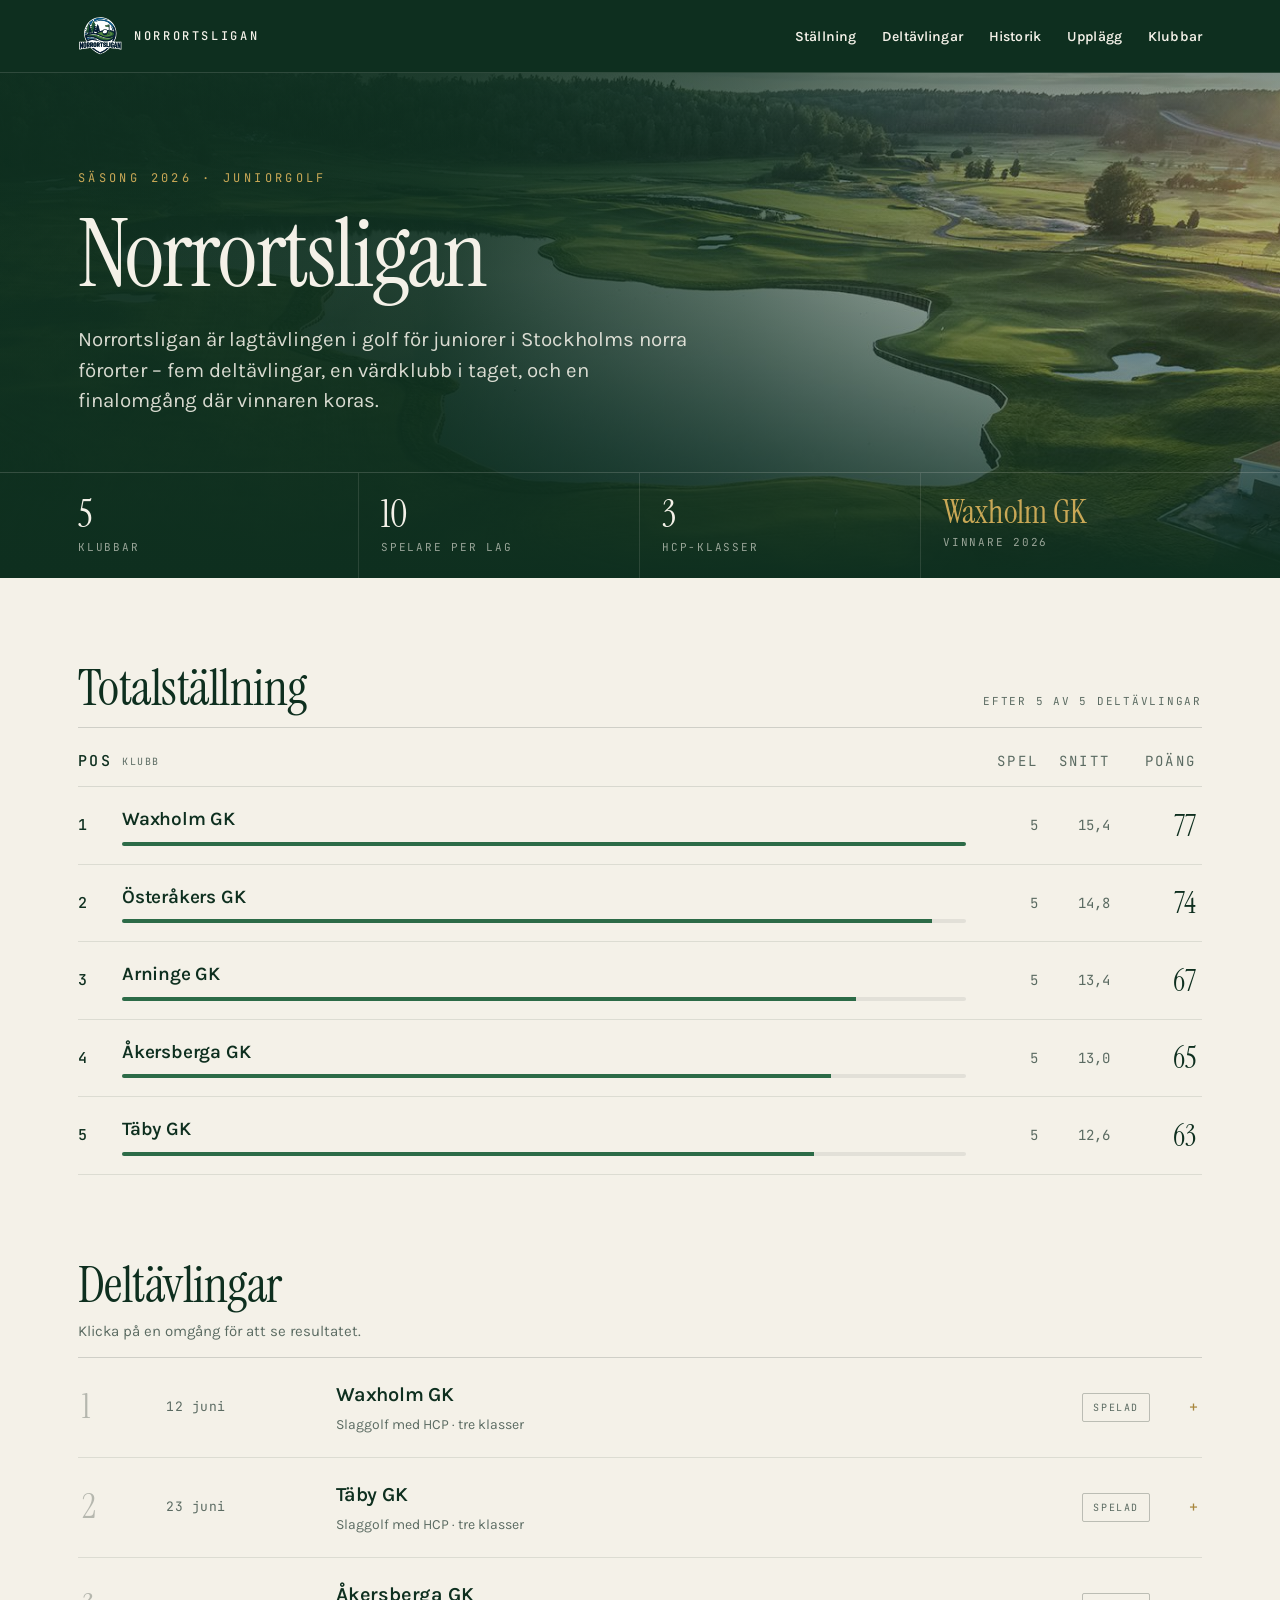
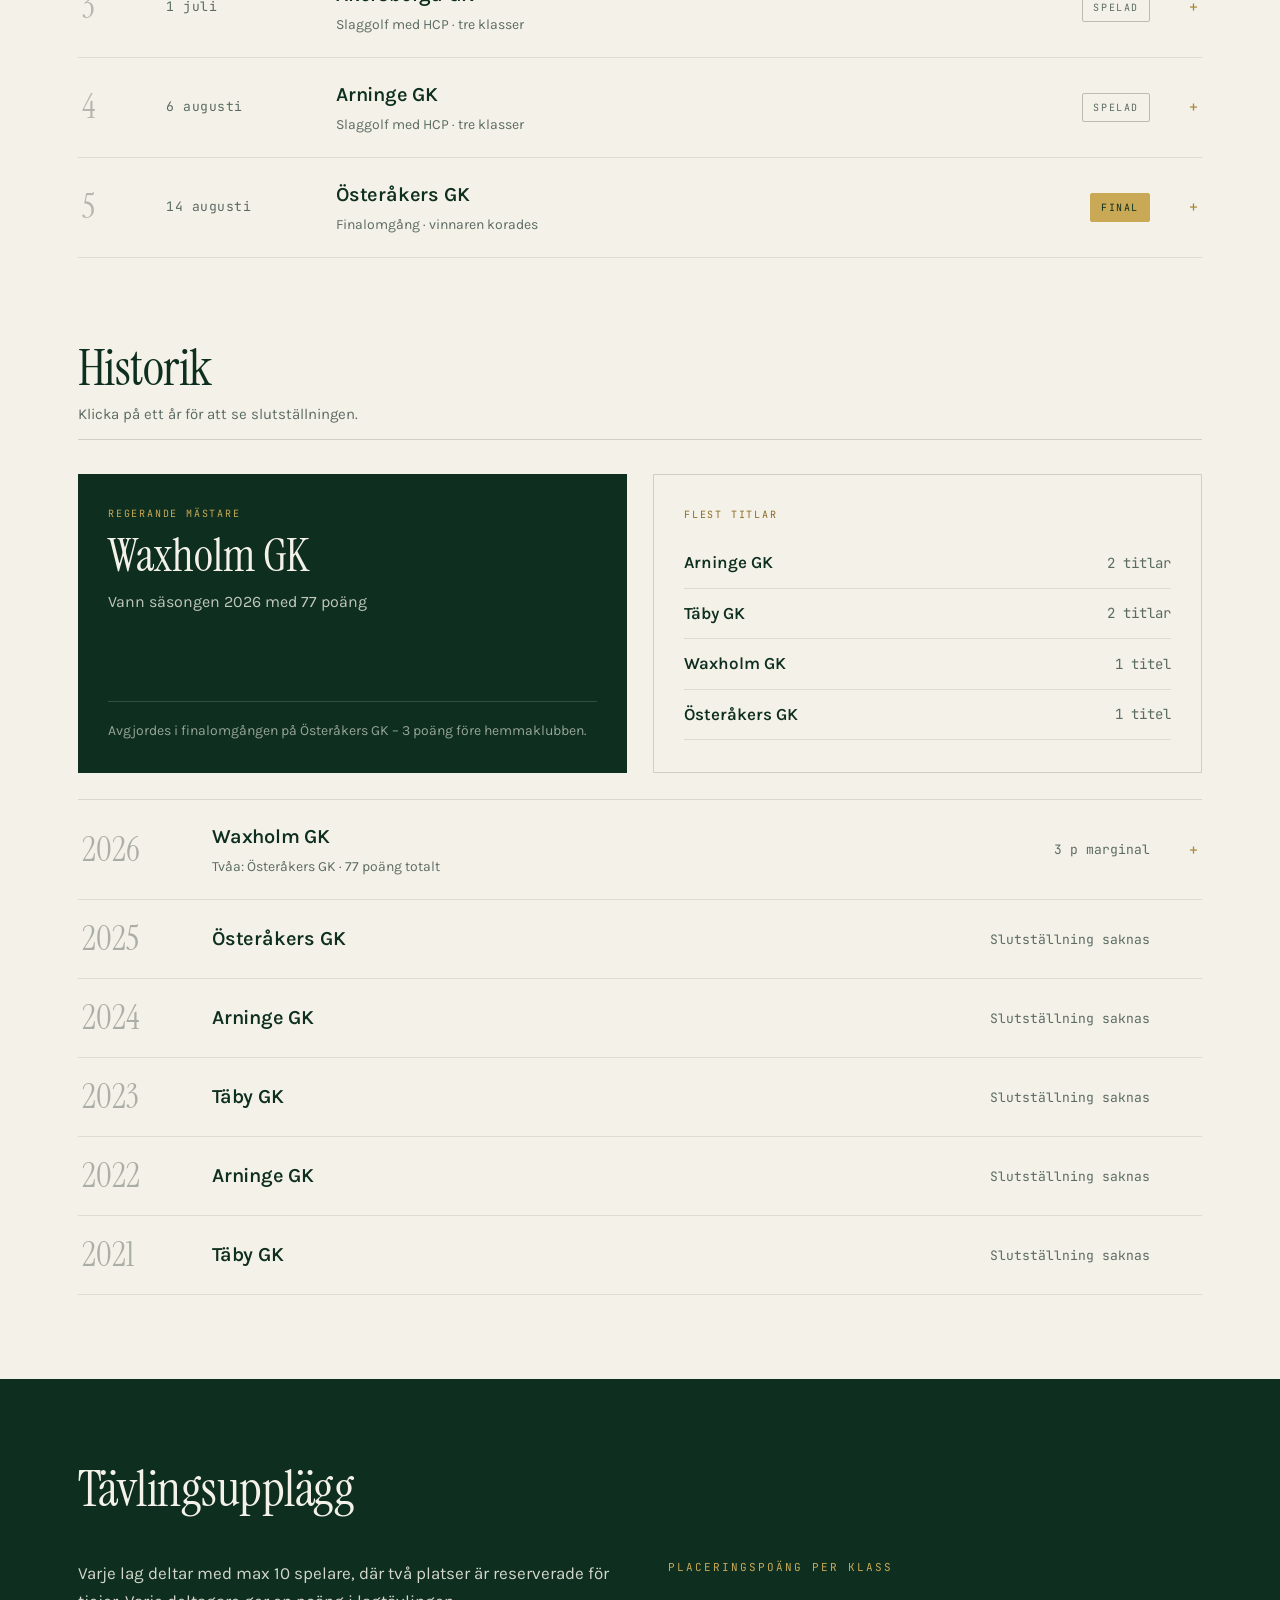
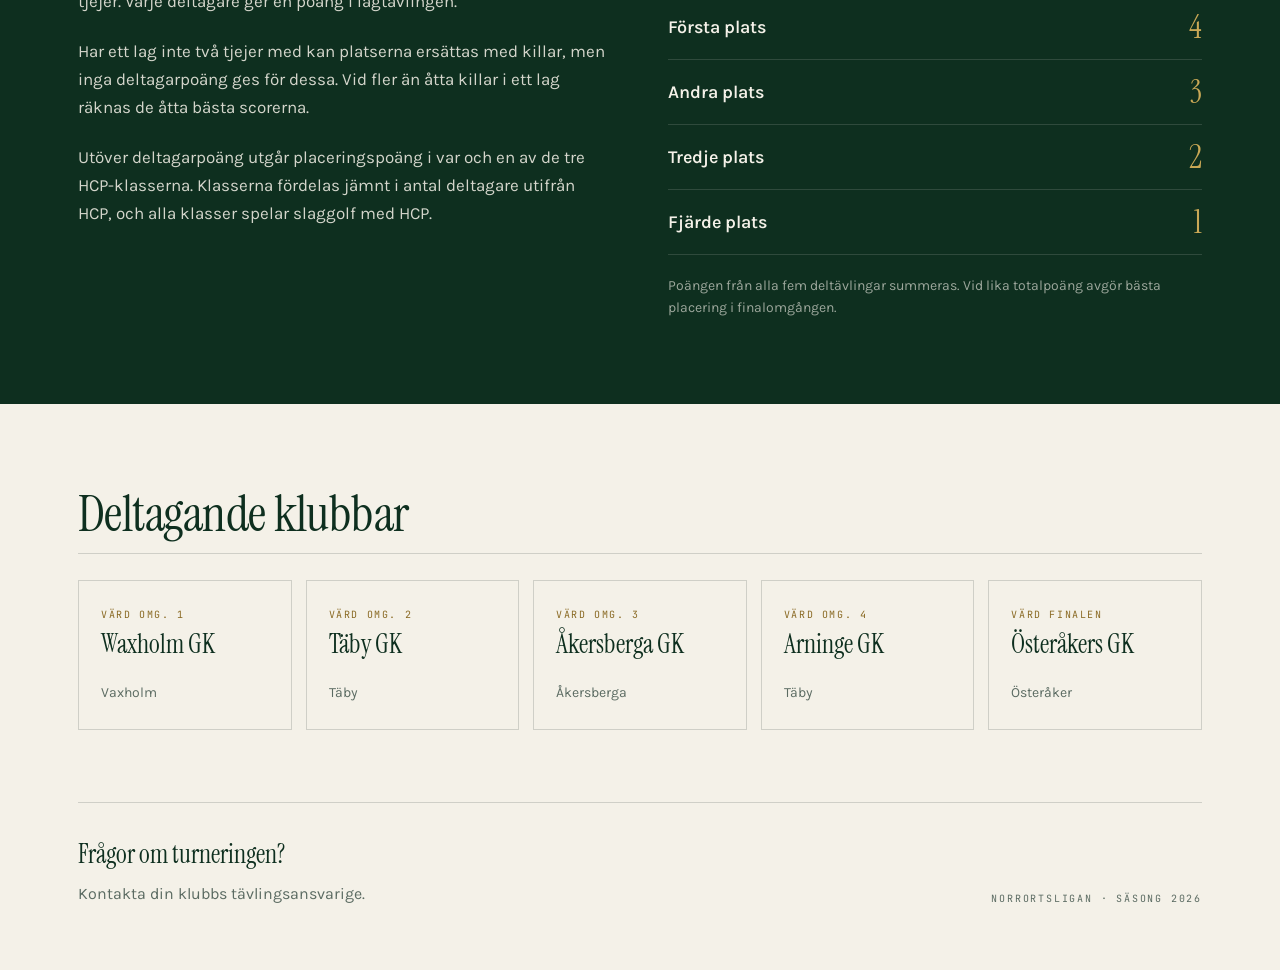
<file: index.html>
<!DOCTYPE html>
<html lang="sv">

<head>
    <meta charset="UTF-8">
    <meta name="viewport" content="width=device-width, initial-scale=1.0">
    <title>Norrortsligan – juniorgolf i norrort</title>
    <meta name="description"
        content="Norrortsligan är lagtävlingen i golf för juniorer i Stockholms norra förorter – fem deltävlingar, en värdklubb i taget, och en finalomgång där vinnaren koras.">
    <link rel="icon" type="image/png" href="logo-transparent.png">
    <link rel="preconnect" href="https://fonts.googleapis.com">
    <link rel="preconnect" href="https://fonts.gstatic.com" crossorigin>
    <link rel="stylesheet"
        href="https://fonts.googleapis.com/css2?family=Instrument+Serif:ital@0;1&family=Karla:wght@400;500;600;700&family=JetBrains+Mono:wght@400;500;700&display=swap">
    <link rel="stylesheet" href="styles.css">
</head>

<body>
    <a class="skip-link" href="#stallning">Hoppa till innehållet</a>

    <header class="site-header">
        <div class="header-inner">
            <a href="#topp" class="brand">
                <img src="logo-transparent.svg" alt="Norrortsligan" class="brand-logo">
                <span class="brand-name">Norrortsligan</span>
            </a>
            <button class="nav-toggle" id="nav-toggle" type="button" aria-expanded="false"
                aria-controls="site-nav" aria-label="Visa meny">
                <span class="nav-toggle-bars" aria-hidden="true"></span>
            </button>
            <nav class="site-nav" id="site-nav" aria-label="Sidnavigering">
                <a href="#stallning">Ställning</a>
                <a href="#deltavlingar">Deltävlingar</a>
                <a href="#historik">Historik</a>
                <a href="#upplagg">Upplägg</a>
                <a href="#klubbar">Klubbar</a>
            </nav>
        </div>
    </header>

    <main>
        <!-- Hero -->
        <section id="topp" class="hero">
            <div class="hero-photo">
                <img src="hero.jpg" alt="" aria-hidden="true">
            </div>
            <div class="hero-scrim-x" aria-hidden="true"></div>
            <div class="hero-scrim-y" aria-hidden="true"></div>

            <div class="hero-inner">
                <div class="hero-text">
                    <p class="hero-eyebrow">Säsong <span data-season>2026</span> · Juniorgolf</p>
                    <h1>Norrortsligan</h1>
                    <p class="hero-body">
                        Norrortsligan är lagtävlingen i golf för juniorer i Stockholms norra förorter –
                        fem deltävlingar, en värdklubb i taget, och en finalomgång där vinnaren koras.
                    </p>
                </div>
            </div>

            <div class="hero-stats-wrap">
                <div class="hero-stats" id="hero-stats"></div>
            </div>
        </section>

        <!-- Totalställning -->
        <section id="stallning" class="section">
            <div class="section-head section-head-split">
                <h2>Totalställning</h2>
                <p class="section-meta" id="standings-meta"></p>
            </div>

            <table class="standings">
                <caption class="visually-hidden">Totalställning i Norrortsligan</caption>
                <thead>
                    <tr>
                        <th scope="col" class="cell-pos">Pos</th>
                        <th scope="col">Klubb</th>
                        <th scope="col" class="cell-num col-played">Spel</th>
                        <th scope="col" class="cell-num col-avg">Snitt</th>
                        <th scope="col" class="cell-num">Poäng</th>
                    </tr>
                </thead>
                <tbody id="standings-body"></tbody>
            </table>
        </section>

        <!-- Deltävlingar -->
        <section id="deltavlingar" class="section">
            <div class="section-head">
                <h2>Deltävlingar</h2>
                <p class="section-sub">Klicka på en omgång för att se resultatet.</p>
            </div>
            <div class="accordion" id="rounds"></div>
        </section>

        <!-- Historik -->
        <section id="historik" class="section">
            <div class="section-head">
                <h2>Historik</h2>
                <p class="section-sub">Klicka på ett år för att se slutställningen.</p>
            </div>
            <div class="history-cards" id="history-cards"></div>
            <div class="accordion accordion-top" id="history-years"></div>
        </section>

        <!-- Tävlingsupplägg -->
        <section id="upplagg" class="format">
            <div class="format-inner">
                <h2>Tävlingsupplägg</h2>
                <div class="format-grid">
                    <div class="format-text">
                        <p>Varje lag deltar med max 10 spelare, där två platser är reserverade för tjejer.
                            Varje deltagare ger en poäng i lagtävlingen.</p>
                        <p>Har ett lag inte två tjejer med kan platserna ersättas med killar, men inga
                            deltagarpoäng ges för dessa. Vid fler än åtta killar i ett lag räknas de åtta
                            bästa scorerna.</p>
                        <p>Utöver deltagarpoäng utgår placeringspoäng i var och en av de tre HCP-klasserna.
                            Klasserna fördelas jämnt i antal deltagare utifrån HCP, och alla klasser spelar
                            slaggolf med HCP.</p>
                    </div>
                    <div class="format-scoring">
                        <p class="eyebrow eyebrow-gold">Placeringspoäng per klass</p>
                        <ul class="scoring-list">
                            <li><span class="scoring-place">Första plats</span><span class="scoring-points">4</span>
                            </li>
                            <li><span class="scoring-place">Andra plats</span><span class="scoring-points">3</span></li>
                            <li><span class="scoring-place">Tredje plats</span><span class="scoring-points">2</span>
                            </li>
                            <li><span class="scoring-place">Fjärde plats</span><span class="scoring-points">1</span>
                            </li>
                        </ul>
                        <p class="scoring-note">Poängen från alla fem deltävlingar summeras. Vid lika
                            totalpoäng avgör bästa placering i finalomgången.</p>
                    </div>
                </div>
            </div>
        </section>

        <!-- Deltagande klubbar -->
        <section id="klubbar" class="section">
            <div class="section-head">
                <h2>Deltagande klubbar</h2>
            </div>
            <div class="club-grid" id="clubs"></div>
        </section>
    </main>

    <footer class="site-footer">
        <div class="footer-inner">
            <div>
                <p class="footer-lead">Frågor om turneringen?</p>
                <p class="footer-sub">Kontakta din klubbs tävlingsansvarige.</p>
            </div>
            <p class="footer-meta">Norrortsligan · Säsong <span data-season>2026</span></p>
        </div>
    </footer>

    <script src="data.js"></script>
    <script src="app.js"></script>
</body>

</html>
</file>
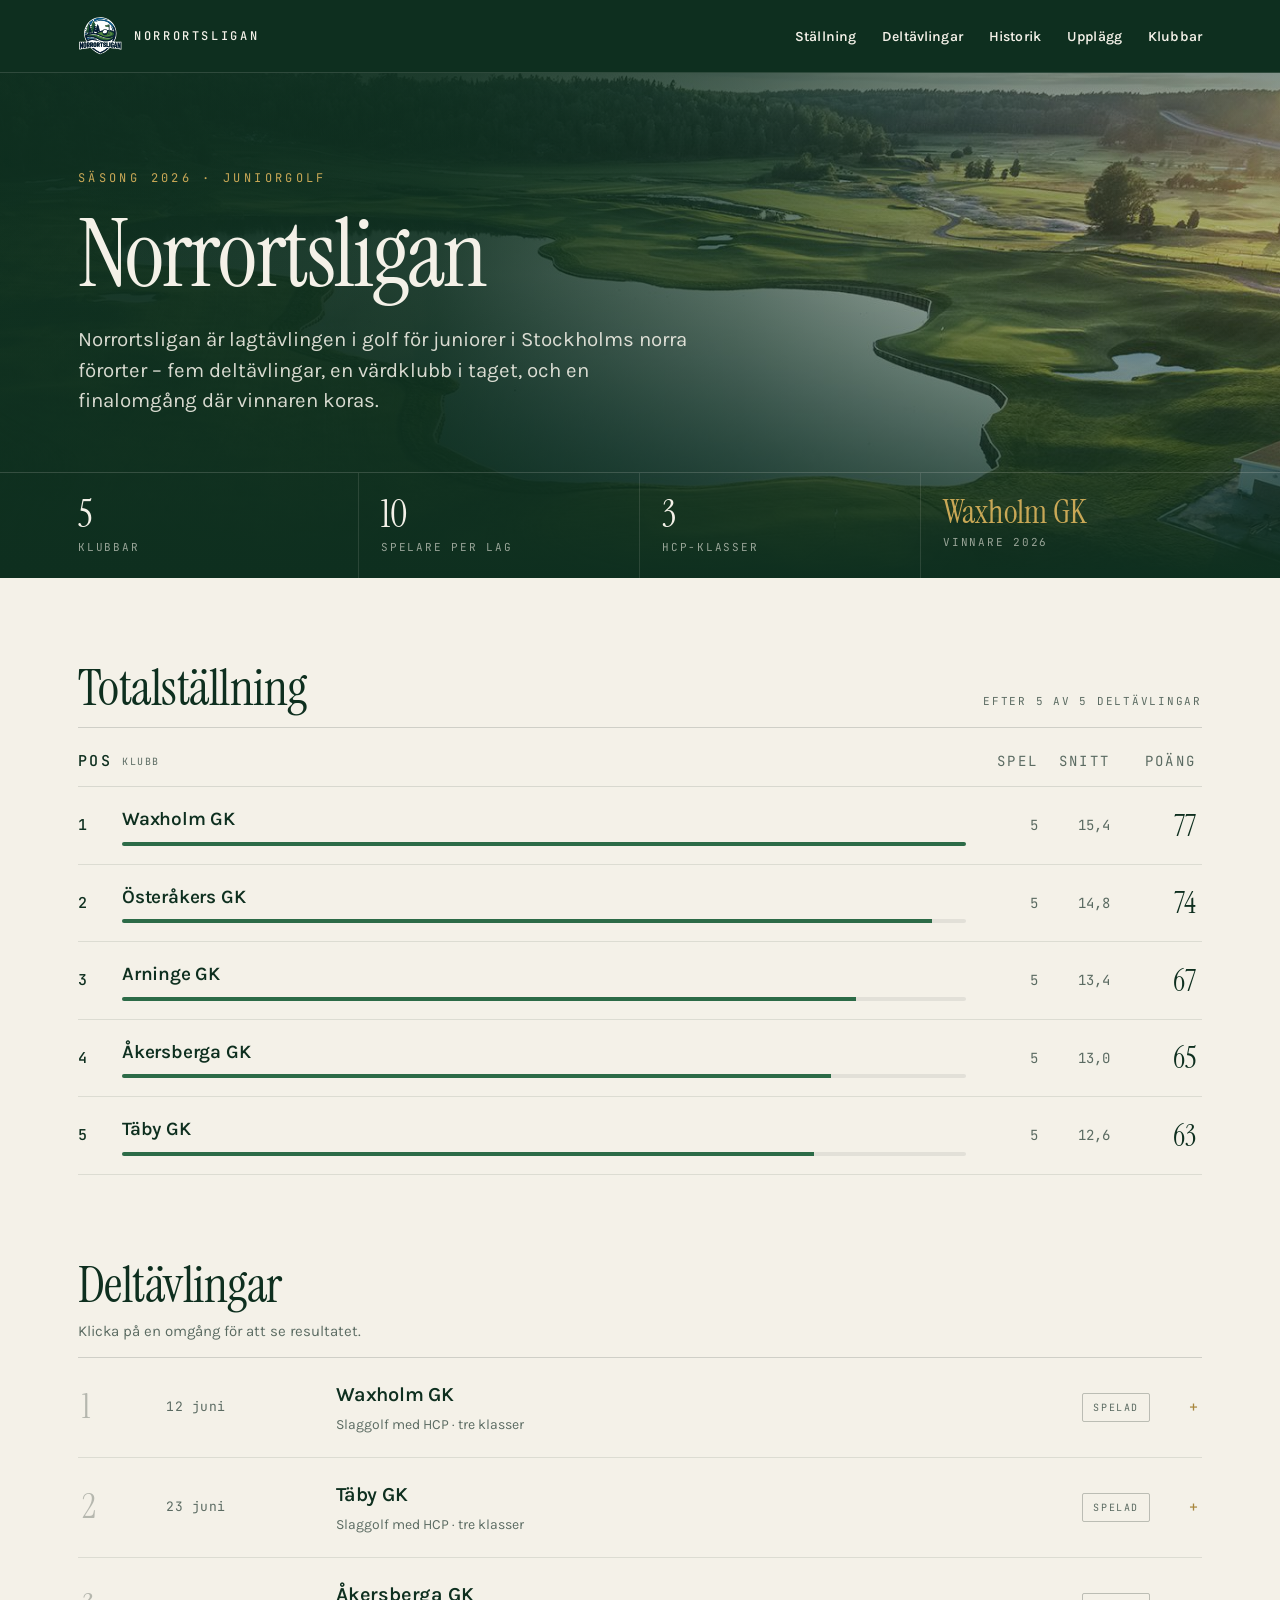
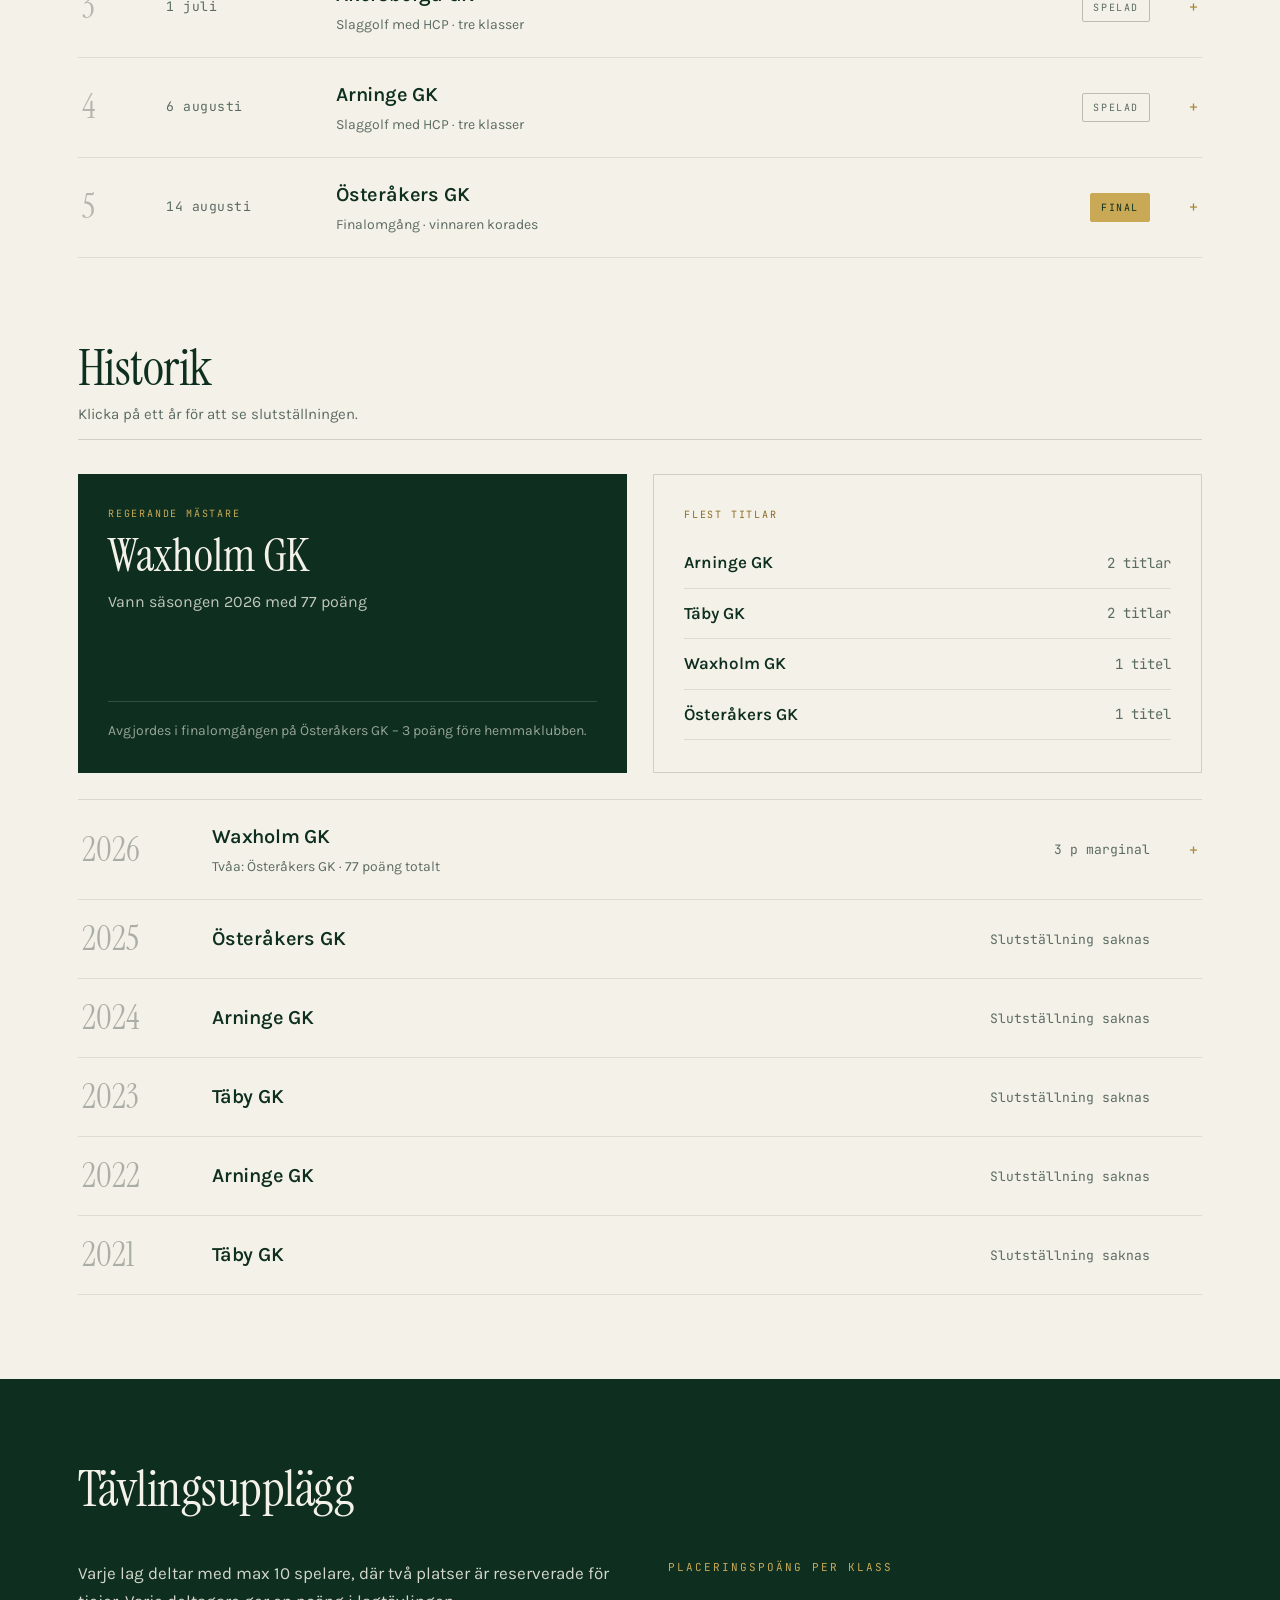
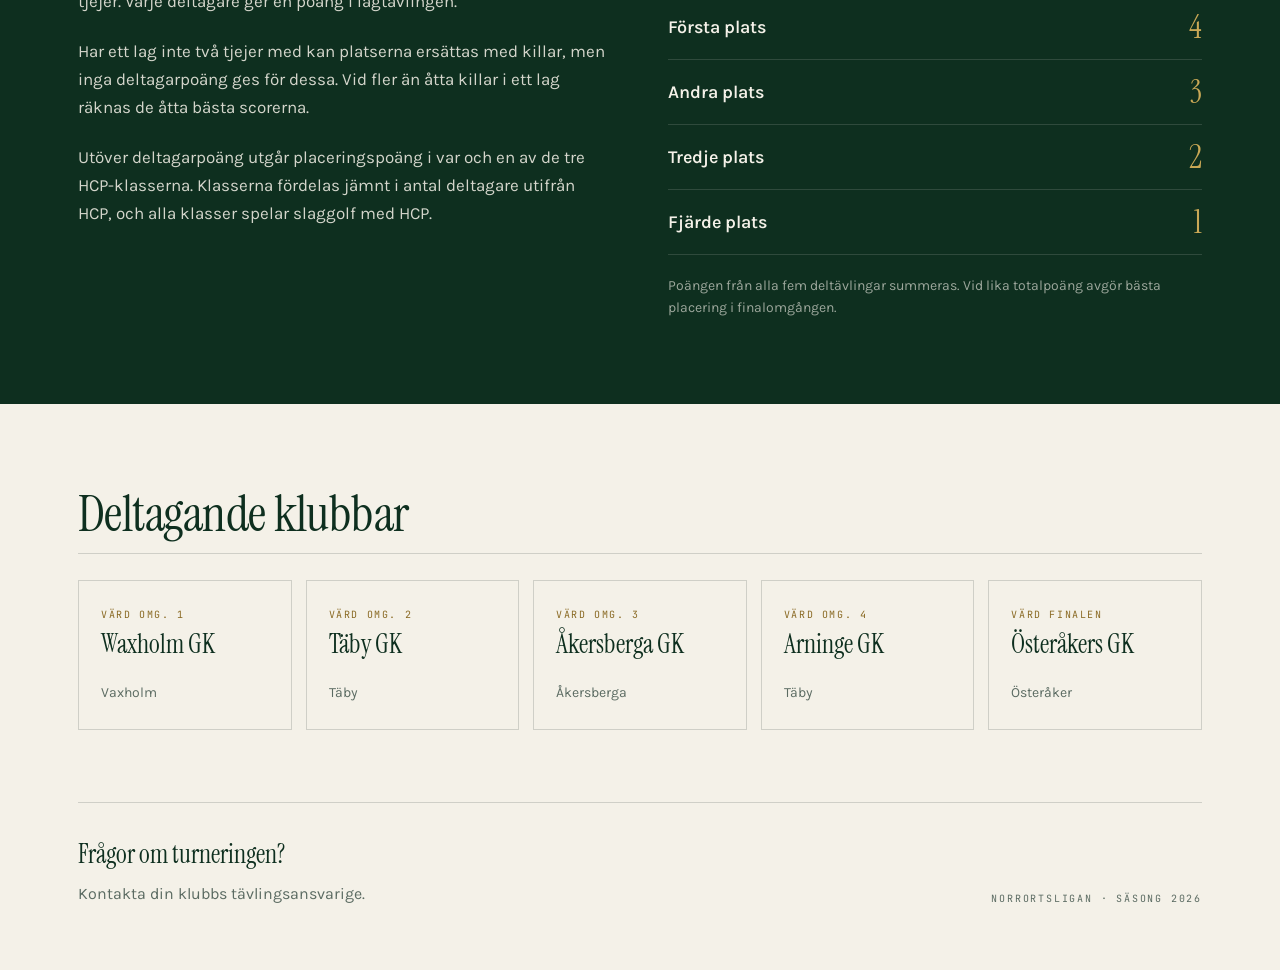
<file: resultat.html>
<!DOCTYPE html>
<html lang="sv">

<head>
    <meta charset="UTF-8">
    <meta name="viewport" content="width=device-width, initial-scale=1.0">
    <title>Resultat – Norrortsligan</title>
    <!-- Resultaten ligger numera på startsidan, under Deltävlingar. -->
    <link rel="canonical" href="https://norrortsligan.se/index.html">
    <meta http-equiv="refresh" content="0; url=index.html#deltavlingar">
    <link rel="icon" type="image/png" href="logo-transparent.png">
    <link rel="stylesheet" href="styles.css">
</head>

<body>
    <main class="section">
        <div class="section-head">
            <h2>Resultaten har flyttat</h2>
            <p class="section-sub">
                Alla deltävlingar och totalställningen finns nu på startsidan.
                <a href="index.html#deltavlingar">Gå till resultaten →</a>
            </p>
        </div>
    </main>
    <script>location.replace("index.html#deltavlingar");</script>
</body>

</html>
</file>
<file: styles.css>
/* Norrortsligan – designtokens och layout.
   Färger, typografi och mått följer designunderlaget. */

:root {
    --green: #0e2f1f;
    --green-bar: #2c6b47;
    --cream: #f4f1e8;
    --ink: #12211a;
    --muted: #5b6b62;
    --gold: #c9a856;
    --gold-dark: #8a6a24;
    --gold-hover: #a8863c;

    --hair: rgba(18, 33, 26, 0.1);
    --hair-soft: rgba(18, 33, 26, 0.12);
    --hair-strong: rgba(18, 33, 26, 0.16);
    --hair-dark: rgba(244, 241, 232, 0.14);
    --hair-dark-strong: rgba(244, 241, 232, 0.16);
    --hair-dark-soft: rgba(244, 241, 232, 0.12);
    --row-hover: rgba(18, 33, 26, 0.035);
    --track: rgba(18, 33, 26, 0.08);

    --serif: "Instrument Serif", Georgia, "Times New Roman", serif;
    --sans: "Karla", system-ui, -apple-system, "Segoe UI", sans-serif;
    --mono: "JetBrains Mono", ui-monospace, SFMono-Regular, Menlo, monospace;

    --maxw: 1180px;
    --gutter: 28px;
    --header-h: 74px;
}

*,
*::before,
*::after {
    box-sizing: border-box;
}

html {
    scroll-behavior: smooth;
}

body {
    margin: 0;
    background: var(--cream);
    color: var(--ink);
    font-family: var(--sans);
    font-size: 16px;
    line-height: 1.5;
    -webkit-font-smoothing: antialiased;
}

a {
    color: var(--green);
    text-decoration: none;
}

a:hover {
    color: var(--gold-hover);
}

::selection {
    background: var(--gold);
    color: #fff;
}

h1,
h2,
h3 {
    font-family: var(--serif);
    font-weight: 400;
    margin: 0;
}

ul {
    list-style: none;
    margin: 0;
    padding: 0;
}

.visually-hidden {
    position: absolute;
    width: 1px;
    height: 1px;
    overflow: hidden;
    clip: rect(0 0 0 0);
    clip-path: inset(50%);
    white-space: nowrap;
}

.skip-link {
    position: absolute;
    left: -9999px;
    top: 0;
    z-index: 100;
    background: var(--cream);
    color: var(--green);
    padding: 10px 16px;
    font-weight: 600;
}

.skip-link:focus {
    left: 12px;
    top: 12px;
}

:focus-visible {
    outline: 2px solid var(--gold-hover);
    outline-offset: 3px;
}

/* ── Header ─────────────────────────────────────────────────────────── */
.site-header {
    position: sticky;
    top: 0;
    z-index: 50;
    background: var(--green);
    color: var(--cream);
    border-bottom: 1px solid var(--hair-dark);
}

.header-inner {
    max-width: var(--maxw);
    margin: 0 auto;
    padding: 14px var(--gutter);
    display: flex;
    align-items: center;
    justify-content: space-between;
    gap: 24px;
    flex-wrap: wrap;
}

.brand {
    display: flex;
    align-items: center;
    gap: 12px;
    color: var(--cream);
}

.brand:hover {
    color: var(--cream);
}

.brand-logo {
    width: 44px;
    height: 44px;
    object-fit: contain;
    display: block;
    flex: none;
}

.brand-name {
    font-family: var(--mono);
    font-size: 12px;
    font-weight: 500;
    letter-spacing: 0.22em;
    text-transform: uppercase;
}

.site-nav {
    display: flex;
    gap: 26px;
    flex-wrap: wrap;
}

.site-nav a {
    color: var(--cream);
    font-size: 14px;
    font-weight: 600;
    letter-spacing: 0.01em;
}

.site-nav a:hover {
    color: var(--gold);
}

/* Hamburgerknapp – bara synlig i mobilbrytpunkten. */
.nav-toggle {
    display: none;
    align-items: center;
    justify-content: center;
    width: 42px;
    height: 42px;
    margin-right: -10px;
    padding: 0;
    border: 0;
    background: none;
    color: var(--cream);
    cursor: pointer;
}

.nav-toggle-bars,
.nav-toggle-bars::before,
.nav-toggle-bars::after {
    display: block;
    width: 22px;
    height: 2px;
    background: currentColor;
    border-radius: 2px;
    transition: transform 0.18s ease, opacity 0.18s ease;
}

.nav-toggle-bars {
    position: relative;
}

.nav-toggle-bars::before,
.nav-toggle-bars::after {
    content: "";
    position: absolute;
    left: 0;
}

.nav-toggle-bars::before {
    top: -7px;
}

.nav-toggle-bars::after {
    top: 7px;
}

.nav-toggle[aria-expanded="true"] .nav-toggle-bars {
    background: transparent;
}

.nav-toggle[aria-expanded="true"] .nav-toggle-bars::before {
    transform: translateY(7px) rotate(45deg);
}

.nav-toggle[aria-expanded="true"] .nav-toggle-bars::after {
    transform: translateY(-7px) rotate(-45deg);
}

/* ── Hero ───────────────────────────────────────────────────────────── */
.hero {
    position: relative;
    background: var(--green);
    color: var(--cream);
    overflow: hidden;
}

.hero-photo {
    position: absolute;
    inset: 0;
}

.hero-photo img {
    width: 100%;
    height: 100%;
    object-fit: cover;
    display: block;
}

.hero-scrim-x,
.hero-scrim-y {
    position: absolute;
    inset: 0;
    pointer-events: none;
}

.hero-scrim-x {
    background: linear-gradient(90deg,
            rgba(14, 47, 31, 0.96) 0%,
            rgba(14, 47, 31, 0.9) 34%,
            rgba(14, 47, 31, 0.62) 58%,
            rgba(14, 47, 31, 0.28) 80%,
            rgba(14, 47, 31, 0.18) 100%);
}

.hero-scrim-y {
    background: linear-gradient(180deg,
            rgba(14, 47, 31, 0.35) 0%,
            rgba(14, 47, 31, 0.1) 40%,
            rgba(14, 47, 31, 0.8) 90%,
            var(--green) 100%);
}

.hero-inner {
    position: relative;
    max-width: var(--maxw);
    margin: 0 auto;
    padding: 96px var(--gutter) 56px;
}

.hero-text {
    max-width: min(100%, 660px);
}

.hero-eyebrow {
    margin: 0 0 22px;
    font-family: var(--mono);
    font-size: 12px;
    letter-spacing: 0.28em;
    text-transform: uppercase;
    color: var(--gold);
}

.hero h1 {
    font-size: clamp(46px, 7.4vw, 104px);
    line-height: 0.94;
    letter-spacing: -0.02em;
    max-width: 16ch;
    text-wrap: balance;
}

.hero-body {
    margin: 26px 0 0;
    font-size: clamp(17px, 1.6vw, 21px);
    line-height: 1.5;
    max-width: 52ch;
    color: rgba(244, 241, 232, 0.88);
}

.hero-stats-wrap {
    position: relative;
    border-top: 1px solid var(--hair-dark-strong);
}

.hero-stats {
    max-width: var(--maxw);
    margin: 0 auto;
    padding: 0 var(--gutter);
    display: grid;
    grid-template-columns: repeat(auto-fit, minmax(150px, 1fr));
}

.stat {
    padding: 22px 0;
    border-right: 1px solid var(--hair-dark-soft);
}

.stat + .stat {
    padding-left: 22px;
}

.stat:last-child {
    border-right: 0;
}

.stat-value {
    font-family: var(--serif);
    font-size: 38px;
    line-height: 1;
    color: var(--cream);
}

.stat-value.is-gold {
    color: var(--gold);
}

.stat-value.is-name {
    font-size: clamp(24px, 2.6vw, 34px);
}

.stat-label {
    margin-top: 6px;
    font-family: var(--mono);
    font-size: 11px;
    letter-spacing: 0.16em;
    text-transform: uppercase;
    color: rgba(244, 241, 232, 0.6);
}

/* ── Sektioner ──────────────────────────────────────────────────────── */
.section {
    max-width: var(--maxw);
    margin: 0 auto;
    padding: 84px var(--gutter) 0;
    scroll-margin-top: var(--header-h);
}

.section-head {
    border-bottom: 1px solid var(--hair-strong);
    padding-bottom: 14px;
}

.section-head-split {
    display: flex;
    align-items: baseline;
    justify-content: space-between;
    gap: 20px;
    flex-wrap: wrap;
}

.section h2,
.format h2 {
    font-size: clamp(32px, 4vw, 52px);
    line-height: 1;
    letter-spacing: -0.01em;
    color: var(--green);
}

.section-meta {
    margin: 0;
    font-family: var(--mono);
    font-size: 11px;
    letter-spacing: 0.16em;
    text-transform: uppercase;
    color: var(--muted);
}

.section-sub {
    margin: 10px 0 0;
    font-size: 15px;
    color: var(--muted);
}

.eyebrow {
    font-family: var(--mono);
    font-size: 10px;
    letter-spacing: 0.18em;
    text-transform: uppercase;
}

.eyebrow-gold {
    color: var(--gold);
}

.eyebrow-dark {
    color: var(--gold-dark);
}

/* ── Totalställning ─────────────────────────────────────────────────── */
.standings {
    width: 100%;
    border-collapse: collapse;
    margin-top: 8px;
}

.standings th {
    font-family: var(--mono);
    font-size: 10px;
    font-weight: 400;
    letter-spacing: 0.16em;
    text-transform: uppercase;
    color: var(--muted);
    text-align: left;
    padding: 14px 6px 14px 0;
    border-bottom: 1px solid var(--hair-soft);
}

.standings td {
    padding: 18px 6px 18px 0;
    border-bottom: 1px solid var(--hair);
    vertical-align: middle;
}

.standings .cell-pos {
    width: 44px;
    font-family: var(--mono);
    font-size: 15px;
    font-weight: 500;
    color: var(--green);
}

.standings th.cell-num,
.standings td.cell-num {
    text-align: right;
    font-family: var(--mono);
    font-size: 14px;
    color: var(--muted);
    width: 72px;
}

.standings th.cell-num:last-child,
.standings .cell-points {
    text-align: right;
    width: 86px;
}

.standings .cell-points {
    font-family: var(--serif);
    font-size: 30px;
    line-height: 1;
    color: var(--green);
}

.club-line {
    display: flex;
    align-items: center;
    gap: 10px;
    flex-wrap: wrap;
}

.club-name {
    font-size: 19px;
    font-weight: 600;
    letter-spacing: -0.01em;
    color: var(--green);
}

.bar {
    margin-top: 8px;
    height: 4px;
    background: var(--track);
    border-radius: 2px;
    overflow: hidden;
}

.bar-fill {
    height: 100%;
    background: var(--green-bar);
}

/* ── Pillar ─────────────────────────────────────────────────────────── */
.pill {
    font-family: var(--mono);
    font-size: 10px;
    letter-spacing: 0.16em;
    text-transform: uppercase;
    padding: 6px 10px;
    border-radius: 2px;
    white-space: nowrap;
    border: 1px solid transparent;
}

.pill.is-played {
    background: transparent;
    border-color: rgba(18, 33, 26, 0.25);
    color: var(--muted);
}

.pill.is-final {
    background: var(--gold);
    border-color: var(--gold);
    color: var(--green);
}

.pill.is-upcoming {
    background: var(--green);
    border-color: var(--green);
    color: var(--cream);
}

/* ── Dragspel (deltävlingar + historik) ─────────────────────────────── */
.accordion-top {
    border-top: 1px solid var(--hair-soft);
}

.acc-item {
    border-bottom: 1px solid var(--hair);
}

.acc-heading {
    margin: 0;
    font: inherit;
}

.acc-head {
    display: grid;
    align-items: center;
    gap: 20px;
    width: 100%;
    padding: 22px 4px;
    background: none;
    border: 0;
    font: inherit;
    color: inherit;
    text-align: left;
    cursor: pointer;
}

.acc-head:hover {
    background: var(--row-hover);
}

/* År utan bevarad slutställning – ingen utfällning, alltså ingen hovring. */
.acc-head.is-static {
    cursor: default;
}

.acc-head.is-static:hover {
    background: none;
}

.round-head {
    grid-template-columns: minmax(0, 64px) minmax(0, 150px) minmax(0, 1fr) minmax(0, auto) 28px;
}

.year-head {
    grid-template-columns: minmax(0, 110px) minmax(0, 1fr) minmax(0, auto) 28px;
}

.round-no,
.year-no {
    font-family: var(--serif);
    font-size: 34px;
    line-height: 1;
    color: rgba(18, 33, 26, 0.28);
}

.year-no {
    color: rgba(18, 33, 26, 0.32);
}

.round-date {
    font-family: var(--mono);
    font-size: 13px;
    letter-spacing: 0.04em;
    color: var(--muted);
}

.round-club,
.year-winner {
    min-width: 0;
}

.round-club-name,
.year-winner-name {
    display: block;
    font-size: 20px;
    font-weight: 600;
    letter-spacing: -0.01em;
    color: var(--green);
}

.round-detail,
.year-detail {
    display: block;
    margin-top: 4px;
    font-size: 14px;
    color: var(--muted);
}

.round-status {
    display: flex;
    justify-content: flex-end;
}

.year-margin {
    font-family: var(--mono);
    font-size: 13px;
    color: var(--muted);
    text-align: right;
    white-space: nowrap;
}

.caret {
    font-family: var(--mono);
    font-size: 15px;
    color: var(--gold-hover);
    text-align: right;
}

.panel-grid {
    padding: 6px 4px 34px;
    display: grid;
    grid-template-columns: repeat(auto-fit, minmax(280px, 1fr));
    gap: 40px;
}

.panel-narrow {
    padding: 6px 4px 34px;
    max-width: 620px;
}

.col-label {
    margin: 0 0 14px;
    font-family: var(--mono);
    font-size: 10px;
    letter-spacing: 0.18em;
    text-transform: uppercase;
    color: var(--muted);
}

.rank-row {
    display: grid;
    grid-template-columns: 22px minmax(0, 1fr) auto;
    gap: 12px;
    align-items: center;
    padding: 11px 0;
    border-top: 1px solid var(--hair);
}

.rank-pos {
    font-family: var(--mono);
    font-size: 12px;
    color: var(--gold-dark);
}

.rank-club {
    font-size: 16px;
    font-weight: 600;
    color: var(--green);
}

.rank-points {
    font-family: var(--mono);
    font-size: 14px;
    color: var(--green);
}

.note-row {
    padding: 11px 0;
    border-top: 1px solid var(--hair);
}

.note-head {
    display: flex;
    justify-content: space-between;
    gap: 14px;
    align-items: baseline;
}

.note-title {
    font-size: 16px;
    font-weight: 600;
    color: var(--green);
}

.note-value {
    font-family: var(--mono);
    font-size: 13px;
    color: var(--muted);
    white-space: nowrap;
}

.note-sub {
    margin-top: 3px;
    font-size: 14px;
    color: var(--muted);
}

/* ── Historik ───────────────────────────────────────────────────────── */
.history-cards {
    display: grid;
    grid-template-columns: repeat(auto-fit, minmax(280px, 1fr));
    gap: 26px;
    align-items: stretch;
    margin: 34px 0 26px;
}

.champion-card {
    background: var(--green);
    color: var(--cream);
    padding: 32px 30px;
    display: flex;
    flex-direction: column;
    gap: 10px;
}

.champion-club {
    font-family: var(--serif);
    font-size: clamp(34px, 3.6vw, 46px);
    line-height: 1.05;
}

.champion-line {
    font-size: 16px;
    color: rgba(244, 241, 232, 0.78);
}

.champion-note {
    margin-top: auto;
    padding-top: 18px;
    font-size: 14px;
    color: rgba(244, 241, 232, 0.6);
    border-top: 1px solid var(--hair-dark-strong);
}

.titles-card {
    border: 1px solid var(--hair-strong);
    padding: 32px 30px;
    display: flex;
    flex-direction: column;
    gap: 16px;
}

.titles-row {
    display: flex;
    align-items: center;
    justify-content: space-between;
    gap: 16px;
    padding: 12px 0;
    border-bottom: 1px solid var(--hair);
}

.titles-club {
    font-size: 17px;
    font-weight: 600;
    color: var(--green);
}

.titles-count {
    font-family: var(--mono);
    font-size: 14px;
    color: var(--muted);
}

.empty-note {
    margin: 26px 0 0;
    font-size: 15px;
    color: var(--muted);
}

/* ── Tävlingsupplägg ────────────────────────────────────────────────── */
.format {
    background: var(--green);
    color: var(--cream);
    margin-top: 84px;
    scroll-margin-top: var(--header-h);
}

.format-inner {
    max-width: var(--maxw);
    margin: 0 auto;
    padding: 84px var(--gutter);
}

.format h2 {
    color: var(--cream);
}

.format-grid {
    display: grid;
    grid-template-columns: repeat(auto-fit, minmax(300px, 1fr));
    gap: 56px;
    margin-top: 44px;
}

.format-text {
    display: flex;
    flex-direction: column;
    gap: 22px;
}

.format-text p {
    margin: 0;
    font-size: 17px;
    line-height: 1.65;
    color: rgba(244, 241, 232, 0.86);
}

.format-scoring .eyebrow {
    display: block;
    margin: 0 0 20px;
    font-size: 11px;
}

.scoring-list li {
    display: flex;
    align-items: center;
    justify-content: space-between;
    gap: 16px;
    padding: 16px 0;
    border-bottom: 1px solid var(--hair-dark);
}

.scoring-place {
    font-size: 18px;
    font-weight: 600;
    color: var(--cream);
}

.scoring-points {
    font-family: var(--serif);
    font-size: 32px;
    line-height: 1;
    color: var(--gold);
}

.scoring-note {
    margin: 20px 0 0;
    font-size: 14px;
    line-height: 1.6;
    color: rgba(244, 241, 232, 0.62);
}

/* ── Klubbar ────────────────────────────────────────────────────────── */
.club-grid {
    display: grid;
    grid-template-columns: repeat(auto-fit, minmax(210px, 1fr));
    gap: 14px;
    margin-top: 26px;
}

.club-card {
    background: var(--cream);
    border: 1px solid var(--hair-strong);
    padding: 26px 22px;
    display: flex;
    flex-direction: column;
    gap: 8px;
    min-height: 150px;
}

.club-tag {
    font-family: var(--mono);
    font-size: 10px;
    letter-spacing: 0.16em;
    text-transform: uppercase;
    color: var(--gold-dark);
}

.club-card-name {
    font-family: var(--serif);
    font-size: 26px;
    line-height: 1.1;
    color: var(--green);
}

.club-loc {
    margin-top: auto;
    font-size: 14px;
    color: var(--muted);
}

/* ── Footer ─────────────────────────────────────────────────────────── */
.site-footer {
    max-width: var(--maxw);
    margin: 0 auto;
    padding: 72px var(--gutter) 64px;
}

.footer-inner {
    border-top: 1px solid var(--hair-strong);
    padding-top: 32px;
    display: flex;
    gap: 32px;
    justify-content: space-between;
    flex-wrap: wrap;
    align-items: flex-end;
}

.footer-lead {
    margin: 0;
    font-family: var(--serif);
    font-size: 26px;
    color: var(--green);
}

.footer-sub {
    margin: 8px 0 0;
    font-size: 16px;
    color: var(--muted);
}

.footer-meta {
    margin: 0;
    font-family: var(--mono);
    font-size: 10px;
    letter-spacing: 0.18em;
    text-transform: uppercase;
    color: var(--muted);
}

/* ── Responsivt ─────────────────────────────────────────────────────── */
@media (max-width: 700px) {

    :root {
        --gutter: 20px;
        --header-h: 63px;
    }

    /* Header: kompakt rad med hamburgermeny. */
    .header-inner {
        padding: 10px var(--gutter);
        gap: 12px;
        flex-wrap: nowrap;
    }

    .brand {
        gap: 10px;
        min-width: 0;
    }

    .brand-logo {
        width: 36px;
        height: 36px;
    }

    .brand-name {
        font-size: 11px;
        letter-spacing: 0.18em;
    }

    .nav-toggle {
        display: inline-flex;
        flex: none;
    }

    /* Menyn fälls ut under headern i stället för att radbrytas. */
    .site-nav {
        display: none;
        position: absolute;
        top: 100%;
        left: 0;
        right: 0;
        flex-direction: column;
        flex-wrap: nowrap;
        gap: 0;
        padding: 0 var(--gutter) 10px;
        background: var(--green);
        border-bottom: 1px solid var(--hair-dark);
        box-shadow: 0 14px 24px rgba(14, 47, 31, 0.25);
    }

    .site-nav.is-open {
        display: flex;
    }

    .site-nav a {
        padding: 14px 0;
        font-size: 16px;
        border-top: 1px solid var(--hair-dark);
    }

    /* Hero: fotot får en egen bild­yta överst, texten på fast grön botten. */
    .hero {
        display: flex;
        flex-direction: column;
    }

    .hero-photo {
        position: relative;
        inset: auto;
        width: 100%;
        aspect-ratio: 16 / 10;
    }

    .hero-photo::after {
        content: "";
        position: absolute;
        inset: 0;
        background: linear-gradient(180deg,
                rgba(14, 47, 31, 0) 45%,
                rgba(14, 47, 31, 0.55) 78%,
                var(--green) 100%);
    }

    .hero-scrim-x,
    .hero-scrim-y {
        display: none;
    }

    .hero-inner {
        padding: 22px var(--gutter) 36px;
    }

    .hero-eyebrow {
        margin-bottom: 14px;
    }

    .hero h1 {
        font-size: clamp(42px, 12vw, 56px);
    }

    .hero-body {
        margin-top: 18px;
    }

    /* Nyckeltalen i ett jämnt 2x2-rutnät med hårfina avdelare. */
    .hero-stats {
        grid-template-columns: repeat(2, minmax(0, 1fr));
    }

    .stat {
        padding: 18px 0;
        border-right: 0;
        border-bottom: 1px solid var(--hair-dark-soft);
        min-width: 0;
    }

    .stat + .stat {
        padding-left: 0;
    }

    .stat:nth-child(odd) {
        padding-right: 16px;
        border-right: 1px solid var(--hair-dark-soft);
    }

    .stat:nth-child(even) {
        padding-left: 16px;
    }

    .stat:nth-last-child(-n + 2) {
        border-bottom: 0;
    }

    /* Fast höjd på värdet så etiketterna hamnar i linje mellan cellerna. */
    .stat-value {
        display: flex;
        align-items: flex-end;
        min-height: 32px;
        font-size: 32px;
        overflow-wrap: anywhere;
    }

    .stat-value.is-name {
        font-size: 22px;
    }

    /* Spel/Snitt tas bort – Pos, klubb och poäng räcker på liten skärm. */
    .col-played,
    .col-avg {
        display: none;
    }

    .standings .cell-points {
        font-size: 26px;
    }

    /* Datum staplas ovanför klubbnamnet. */
    .round-head {
        grid-template-columns: minmax(0, 44px) minmax(0, 1fr) 28px;
        gap: 14px;
    }

    .round-date {
        grid-column: 2;
        grid-row: 1;
        margin-bottom: 4px;
    }

    .round-club {
        grid-column: 2;
        grid-row: 2;
    }

    .round-no {
        grid-column: 1;
        grid-row: 1 / span 2;
        align-self: start;
        font-size: 28px;
    }

    .round-status {
        grid-column: 2;
        grid-row: 3;
        justify-content: flex-start;
        margin-top: 10px;
    }

    .caret {
        grid-column: 3;
        grid-row: 1;
    }

    .year-head {
        grid-template-columns: minmax(0, 78px) minmax(0, 1fr) 28px;
        gap: 14px;
    }

    .year-margin {
        grid-column: 2;
        grid-row: 2;
        text-align: left;
        margin-top: 6px;
    }

    .panel-grid,
    .panel-narrow {
        gap: 28px;
    }
}

@media (prefers-reduced-motion: reduce) {
    html {
        scroll-behavior: auto;
    }
}
</file>
